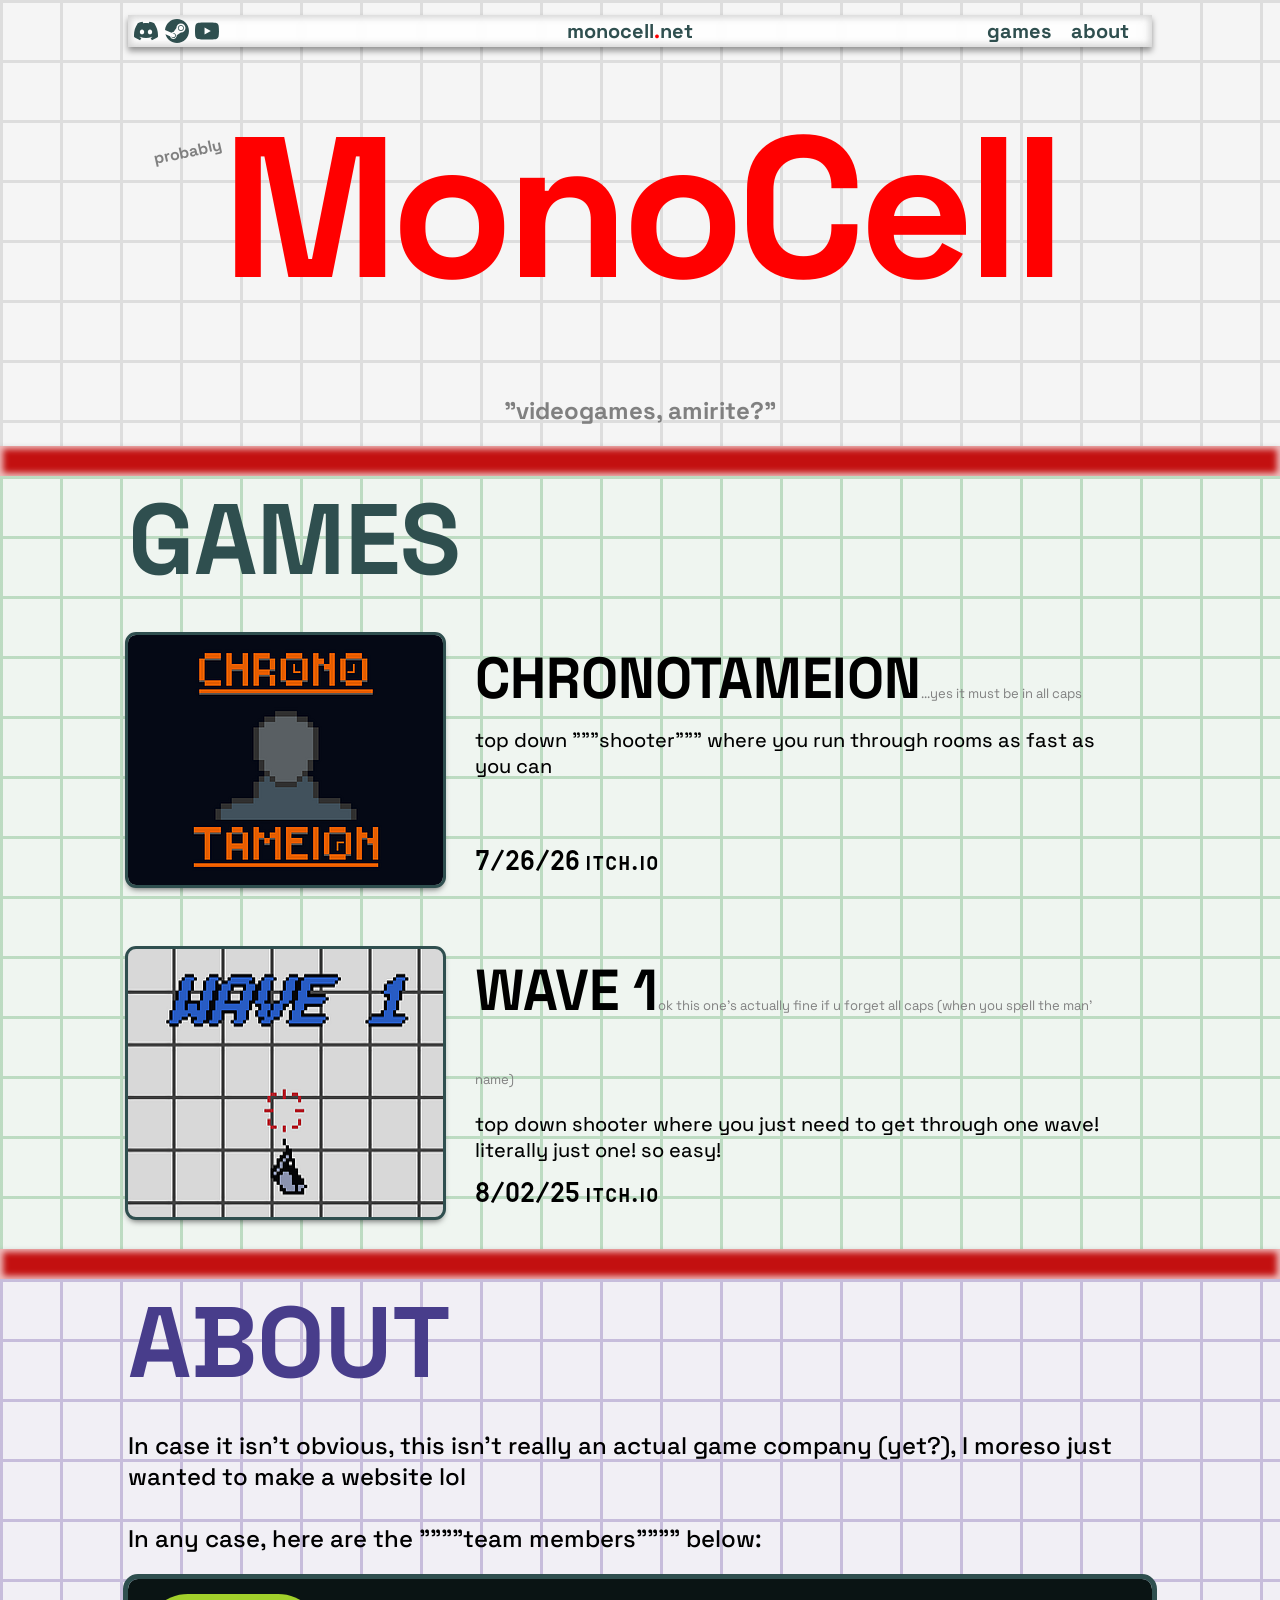
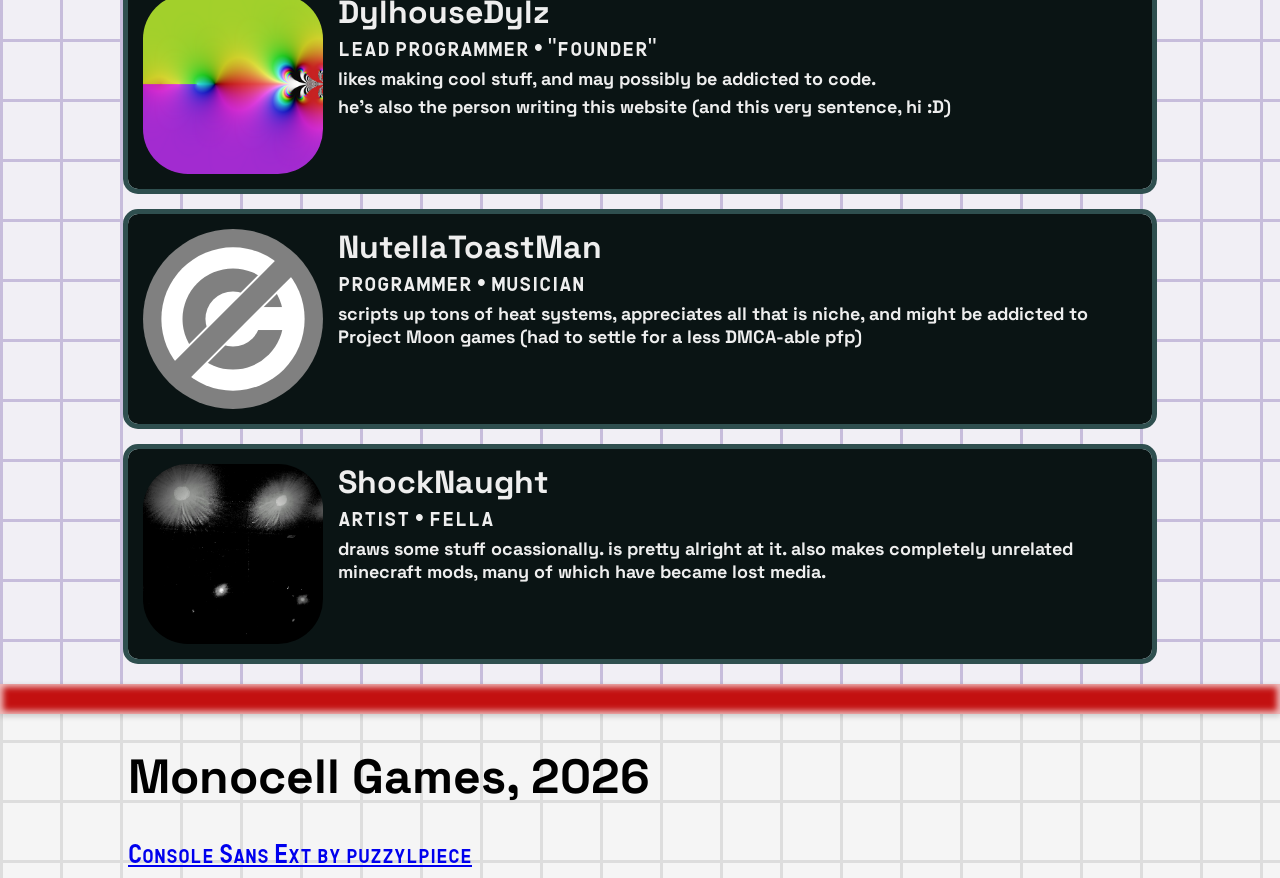
<file: index.html>
<!DOCTYPE html>
<html lang="en">
<head>
    <meta charset="UTF-8">
    <meta name="viewport" content="width=device-width, initial-scale=1.0">
    <meta name="description" content="some kinda interweb page">

    <title>Monocell</title>

    <link rel="stylesheet" href="style.css">

    <link rel="preconnect" href="https://fonts.googleapis.com">
    <link rel="preconnect" href="https://fonts.gstatic.com" crossorigin>
    <link href="https://fonts.googleapis.com/css2?family=Space+Grotesk:wght@300..700&display=swap" rel="stylesheet">
</head>
<body>
    <main>
        <nav id="nav-top">
            <div id="iconated-links-top">
                <a class="link-icon" href="https://youtu.be/dQw4w9WgXcQ">
                    <svg id="discord" viewBox="0 0 24 24" xmlns="http://www.w3.org/2000/svg">
                        <title>Discord (we don't have one)</title>
                        <path d="M20.317 4.3698a19.7913 19.7913 0 00-4.8851-1.5152.0741.0741 0 00-.0785.0371c-.211.3753-.4447.8648-.6083 1.2495-1.8447-.2762-3.68-.2762-5.4868 0-.1636-.3933-.4058-.8742-.6177-1.2495a.077.077 0 00-.0785-.037 19.7363 19.7363 0 00-4.8852 1.515.0699.0699 0 00-.0321.0277C.5334 9.0458-.319 13.5799.0992 18.0578a.0824.0824 0 00.0312.0561c2.0528 1.5076 4.0413 2.4228 5.9929 3.0294a.0777.0777 0 00.0842-.0276c.4616-.6304.8731-1.2952 1.226-1.9942a.076.076 0 00-.0416-.1057c-.6528-.2476-1.2743-.5495-1.8722-.8923a.077.077 0 01-.0076-.1277c.1258-.0943.2517-.1923.3718-.2914a.0743.0743 0 01.0776-.0105c3.9278 1.7933 8.18 1.7933 12.0614 0a.0739.0739 0 01.0785.0095c.1202.099.246.1981.3728.2924a.077.077 0 01-.0066.1276 12.2986 12.2986 0 01-1.873.8914.0766.0766 0 00-.0407.1067c.3604.698.7719 1.3628 1.225 1.9932a.076.076 0 00.0842.0286c1.961-.6067 3.9495-1.5219 6.0023-3.0294a.077.077 0 00.0313-.0552c.5004-5.177-.8382-9.6739-3.5485-13.6604a.061.061 0 00-.0312-.0286zM8.02 15.3312c-1.1825 0-2.1569-1.0857-2.1569-2.419 0-1.3332.9555-2.4189 2.157-2.4189 1.2108 0 2.1757 1.0952 2.1568 2.419 0 1.3332-.9555 2.4189-2.1569 2.4189zm7.9748 0c-1.1825 0-2.1569-1.0857-2.1569-2.419 0-1.3332.9554-2.4189 2.1569-2.4189 1.2108 0 2.1757 1.0952 2.1568 2.419 0 1.3332-.946 2.4189-2.1568 2.4189Z"/>
                    </svg>
                </a>
                <a class="link-icon" href="https://youtu.be/dQw4w9WgXcQ">
                    <svg id="steam" viewBox="0 0 24 24" xmlns="http://www.w3.org/2000/svg">
                        <title>Steam (we don't have one of these either)</title>
                        <path d="M11.979 0C5.678 0 .511 4.86.022 11.037l6.432 2.658c.545-.371 1.203-.59 1.912-.59.063 0 .125.004.188.006l2.861-4.142V8.91c0-2.495 2.028-4.524 4.524-4.524 2.494 0 4.524 2.031 4.524 4.527s-2.03 4.525-4.524 4.525h-.105l-4.076 2.911c0 .052.004.105.004.159 0 1.875-1.515 3.396-3.39 3.396-1.635 0-3.016-1.173-3.331-2.727L.436 15.27C1.862 20.307 6.486 24 11.979 24c6.627 0 11.999-5.373 11.999-12S18.605 0 11.979 0zM7.54 18.21l-1.473-.61c.262.543.714.999 1.314 1.25 1.297.539 2.793-.076 3.332-1.375.263-.63.264-1.319.005-1.949s-.75-1.121-1.377-1.383c-.624-.26-1.29-.249-1.878-.03l1.523.63c.956.4 1.409 1.5 1.009 2.455-.397.957-1.497 1.41-2.454 1.012H7.54zm11.415-9.303c0-1.662-1.353-3.015-3.015-3.015-1.665 0-3.015 1.353-3.015 3.015 0 1.665 1.35 3.015 3.015 3.015 1.663 0 3.015-1.35 3.015-3.015zm-5.273-.005c0-1.252 1.013-2.266 2.265-2.266 1.249 0 2.266 1.014 2.266 2.266 0 1.251-1.017 2.265-2.266 2.265-1.253 0-2.265-1.014-2.265-2.265z"/>
                    </svg>
                </a>
                <a class="link-icon" href="https://youtu.be/dQw4w9WgXcQ">
                    <svg id="youtube" viewBox="0 0 24 24" xmlns="http://www.w3.org/2000/svg">
                        <title>Youtube (take a wild guess)</title>
                        <path d="M23.498 6.186a3.016 3.016 0 0 0-2.122-2.136C19.505 3.545 12 3.545 12 3.545s-7.505 0-9.377.505A3.017 3.017 0 0 0 .502 6.186C0 8.07 0 12 0 12s0 3.93.502 5.814a3.016 3.016 0 0 0 2.122 2.136c1.871.505 9.376.505 9.376.505s7.505 0 9.377-.505a3.015 3.015 0 0 0 2.122-2.136C24 15.93 24 12 24 12s0-3.93-.502-5.814zM9.545 15.568V8.432L15.818 12l-6.273 3.568z"/>
                    </svg>
                </a>
            </div>

            <a href="./index.html" class="rainbow-link "id="landing-link">
                <span class="overlap">monocell<span class="rainbow-color">.</span>net</span>
                <span class="text">monocell.net</span>
            </a>

            <nav id="top-links">
                <a href="#games" class="rainbow-link">
                    <span class="overlap">games</span>
                    <span class="text">games</span>
                </a>
                <a href="#about" class="rainbow-link">
                    <span class="overlap">about</span>
                    <span class="text">about</span>
                </a>
            </nav>
        </nav>
        <div class="hero">
            <hgroup class="logo-area">
                <span id="intro-text">welcome to</span>
                <span id="main" class="rainbow space-grotesk-font">MonoCell</span>
            </hgroup>
            <h2 class="space-grotesk-font">"videogames, amirite?"</h2>
        </div>
        <div class="separator"></div>
        <div id="games" class="grid-bg">
            <h2 id="games-title" class="title">
                GAMES
            </h2>
            <div class="projects">
                <div class="proj-banner">
                    <img src="assets/CNTM.png">
                    <div class="info-display">
                        <h1 class="game-title">CHRONOTAMEION<span class="tiny-text">...yes it must be in all caps</span></h1>
                        <p class="game-description">top down """shooter""" where you run through rooms as fast as you can</p>
                        <p class="game-info">7/26/26 itch.io</p>
                    </div>
                </div>
                <div class="proj-banner">
                    <img src="assets/WAVE1.png">
                    <div class="info-display">
                        <h1 class="game-title">WAVE 1<span class="tiny-text">ok this one's actually fine if u forget all caps (when you spell the man' name)</span></h1>
                        <p class="game-description">top down shooter where you just need to get through one wave! literally just one! so easy!</p>
                        <p class="game-info">8/02/25 itch.io</p>
                    </div>
                </div>
            </div>
        </div>
        <div class="separator"></div>
        <div id="about" class="grid-bg">
            <h2 id="about-title" class="title">
                ABOUT
            </h2>
            <p id="about-desc">
                In case it isn't obvious, this isn't really an actual game company (yet?), I moreso just wanted to make a website lol<br><br>
                In any case, here are the """"team members"""" below:
            </p>
            <div id="dylz" class="profile">
                <img src="assets/DylzProfile.png" class="profile-pic">
                <div>
                    <h1>DylhouseDylz</h1>
                    <h2>
                        lead programmer • "founder"
                    </h2>
                    <p>
                        likes making cool stuff, and may possibly be addicted to code.
                    </p>
                    <p>
                        he's also the person writing this website (and this very sentence, hi :D)
                    </p>
                </div>
            </div>
            <div id="euler" class="profile">
                <img src="assets/PD-icon.svg" class="profile-pic">
                <div>
                    <h1>NutellaToastMan</h1>
                    <h2>
                        programmer • musician
                    </h2>
                    <p>
                        scripts up tons of heat systems, appreciates all that is niche, and might be addicted to Project Moon games (had to settle for a less DMCA-able pfp)
                    </p>
                </div>
            </div>
            <div id="euler" class="profile">
                <img src="assets/ShockNaughtProfile.png" class="profile-pic">
                <div>
                    <h1>ShockNaught</h1>
                    <h2>
                        artist • fella
                    </h2>
                    <p>
                        draws some stuff ocassionally. is pretty alright at it. also makes completely unrelated minecraft mods, many of which have became lost media.
                    </p>
                </div>
            </div>
        </div>
        <div class="separator"></div>
        <div id="footer">
            <h1>Monocell Games, 2026</h1>
            <a href="https://puzzylpiece.xyz/consolesans/" id="console-sans-ref">Console Sans Ext by puzzylpiece</a>
        </div>
    </main>
    <script src="rainbow-text.js"></script>
    <script src="randomize-intro.js"></script>
</body>
</file>
<file: style.css>
:root {
    --rainbow-text-sway: 10px;
    --rainbow: rgb(255, 0, 0);
    animation: rainbow 4s linear infinite;
}

@font-face {
    font-family: "Console Sans Ext";
    src: url("./assets/ConsoleSansExt-Regular.otf");
}

#top-links {
    display: flex;
    flex-direction: row;

    justify-self: end;
}

/* header / top bar thingy */
#nav-top {
    top: 15px;

    z-index: 20;

    position: sticky;

    display: grid;
    grid-template-columns: 1fr auto 1fr;
    align-items: center;

    padding: 3px;

    backdrop-filter: blur(5px);
    background-color: #ffffffdd;
    box-shadow: 0px 4px 6px rgba(0, 0, 1, .4), inset 0px 0px 6px 3px rgba(200, 200, 200, 0.75);
}

.rainbow-color {
    color: var(--rainbow);
}

#nav-top a:hover {
    color: var(--rainbow);
    text-decoration-color: var(--rainbow);
}

.rainbow-link {
    font-family: "Space Grotesk", sans-serif;
    font-optical-sizing: auto;
    font-weight: 700;
    font-style: normal;

    font-size: 20px;

    margin-right: 20px;

    text-decoration: none;
}

.rainbow-link .text {
    text-decoration: wavy underline;

    transition: opacity 0.35s;

    opacity: 0;
    color: var(--rainbow);
}

.rainbow-link:hover .text {
    opacity: 1;
}

.rainbow-link .overlap {
    position: absolute;

    transition: color 0.35s;
    color: darkslategray;
}

.rainbow-link:hover .overlap {
    color: transparent;
}

a.overlap {
    position: absolute;

    color: darkslategray;

    font-family: "Space Grotesk", sans-serif;
    font-optical-sizing: auto;
    font-weight: 700;
    font-style: normal;

    font-size: 20px;

    margin-right: 20px;

    color: var(--rainbow);
}



main {
    width: max(80vw, min(100vw, 750px));
    margin-inline: auto;
}

#games-title {
    color: darkslategray;
}

#about-title {
    color: darkslateblue;
}

#about-desc {
    font-family: "Space Grotesk", sans-serif;
    font-optical-sizing: auto;
    font-weight: 500;
    font-style: normal;

    font-size: 1.5rem
}

.profile {
    display: flex;

    background-color: rgba(10, 20, 20);
    outline: 5px solid darkslategray;
    border-radius: 10px;

    padding: 5px;

    margin-block: 25px;

    height: 12.5rem;
}

.profile h1 {
    font-family: "Space Grotesk", sans-serif;
    font-optical-sizing: auto;
    font-weight: 700;
    font-style: normal;

    color: #eeeeee;

    margin-block-start: 0.5rem;
    margin-block-end: 0rem;
}

.profile h2 {
    font-family: "Console Sans Ext", sans-serif;
    font-optical-sizing: auto;
    font-weight: 500;
    font-style: normal;

    font-size: 25px;

    color: #eeeeee;

    margin-block: 0rem;
}

.profile p {
    font-family: "Space Grotesk", sans-serif;
    font-optical-sizing: auto;
    font-weight: 700;
    font-style: normal;

    font-size: large;

    color: #eeeeee;

    margin-block: 0.3rem;
}

.profile-pic {
    margin: 10px;
    margin-right: 15px;
    border-radius: 25%;
}

.link-icon {
    display: block;

    width: 1.5em;
    height: 1.5em;

    margin-inline: 0.2rem;
}

#iconated-links-top {
    display: flex;
    flex-direction: row;
}

.link-icon svg {
    transition: fill 0.35s;
    fill: darkslategray;
}

.link-icon:hover #discord {
    fill: #5865F2; /* blurple type shii */
}

.link-icon:hover #steam {
    fill: #000000; /* blurple type shii */
}

.link-icon:hover #youtube {
    fill: #ff0033; /* blurple type shii */
}

.text-icon {
    width: 1em;
    height: 1em;
    vertical-align: -0.15em;

    margin-right: 0.2em;
}

.title {
    font-family: "Space Grotesk", sans-serif;
    font-optical-sizing: auto;
    font-weight: 800;
    font-style: normal;

    font-size: 100px;

    margin-block: 0;
}

#games {
    --grid-back-color: hsl(130 25% 95%);
    --grid-line-color: hsl(130 30% 80%);
}

#about {
    --grid-back-color: hsl(260, 23%, 95%);
    --grid-line-color: hsl(260 30% 80%);
}
.projects {
    display: flex;
    flex-direction: column;
}

.proj-banner {
    display: flex;
    flex-direction: row;

    margin-block: 2rem;
}

.info-display {
    margin-inline: 2rem;
    display: grid;
    grid-template-rows: auto 1fr auto;
}

.proj-banner img {
    border-radius: 8px;
    outline: 3px solid darkslategray;
    box-shadow: 0px 4px 6px rgba(0, 0, 1, .6)
}

.grid-bg {
    position: relative;
    isolation: isolate;
    display: flow-root;
}

.grid-bg::before {
    top: 0;
    bottom: 0;

    z-index: -1;
    content: "";

    position: absolute;

    width: 100vw;

    /* put it in the center of the screen*/
    left: 50%;
    /* move it back half of the screen (width is 100vw)*/
    translate: -50%;

    animation: 5s linear infinite grid-move;

    background-color: var(--grid-back-color);

    background-size: 60px 60px;
    background-image:
        linear-gradient(to right, var(--grid-line-color) 3px, transparent 3px),
        linear-gradient(to bottom, var(--grid-line-color) 3px, transparent 3px);
}

.separator {
    position: relative;
    box-sizing: border-box;
    width: 100vw;
    height: 30px;
    left: 50%;
    margin-left: -50vw;

    backdrop-filter: blur(10px);
    background-color: var(--rainbow);
    filter: saturate(70%);
    box-shadow: 0px 2px 6px rgba(0, 0, 1, .2), inset 0px 0px 6px 3px rgba(255, 255, 255, 0.75);
}

#footer {
    font-family: "Space Grotesk", sans-serif;
    font-optical-sizing: auto;
    font-weight: 500;
    font-style: normal;

    font-size: 1.5rem
}

#console-sans-ref {
    font-family: "Console Sans Ext", sans-serif;
    font-optical-sizing: auto;
    font-weight: 500;
    font-style: normal;

    font-size: 1.5rem
}

.logo-area {
    position: relative;
    width: fit-content;
    align-self: center;
}

.game-info {
    font-family: "Console Sans Ext", sans-serif;
    font-optical-sizing: auto;
    font-weight: 500;
    font-style: normal;

    font-size: 25px;

    margin-block: 0.5rem;
}

.game-description {
    font-family: "Space Grotesk", sans-serif;
    font-optical-sizing: auto;
    font-weight: 450;
    font-style: normal;

    font-size: 20px;

    margin-block: 0.4rem;
}

.game-title {
    font-family: "Space Grotesk", sans-serif;
    font-optical-sizing: auto;
    font-weight: 800;
    font-style: normal;

    font-size: 55px;

    margin-block: 0.5rem;

    transform: scaleY(1.05);
}

.tiny-text {
    font-family: "Space Grotesk", sans-serif;
    font-optical-sizing: auto;
    font-weight: 400;
    font-style: normal;

    color:gray;

    font-size: small;
}

#intro-text {
    position: absolute;
    right: 100%;
    top: 30%;
    rotate: -12.5deg;

    font-family: "Space Grotesk", sans-serif;
    font-optical-sizing: auto;
    font-weight: 800;
    font-style: normal;

    color:gray;
}

.hero h2 {
    font-family: "Space Grotesk", sans-serif;
    font-optical-sizing: auto;
    font-weight: 800;
    font-style: normal;

    color:gray
}

.space-grotesk-font {
  font-family: "Space Grotesk", sans-serif;
  font-optical-sizing: auto;
  font-weight: 800;
  font-style: normal;
}

#main {
    white-space: nowrap;

    margin-block: 0.2em;
    font-size: 200px;
    position: relative;

    letter-spacing: -7px;
}

@keyframes grid-move {
    from { background-position: 0px 0px; }
    to { background-position: 60px 60px; }
}

@keyframes rainbow {
    0% { --rainbow: rgb(255, 0, 0); }
    10% { --rainbow: rgb(255, 154, 0); }
    20% { --rainbow: rgb(208, 222, 33); }
    30% { --rainbow: rgb(79, 220, 74); }
    40% { --rainbow: rgb(63, 218, 216); }
    50% { --rainbow: rgb(47, 201, 226); }
    60% { --rainbow: rgb(28, 127, 238); }
    70% { --rainbow: rgb(95, 21, 242); }
    80% { --rainbow: rgb(186, 12, 248); }
    90% { --rainbow: rgb(251, 7, 217); }
    100% { --rainbow: rgb(255, 0, 0); }
}

@keyframes updown {
    0% { transform: translateY(var(--rainbow-text-sway)); }
    50% { transform: translateY(calc(var(--rainbow-text-sway) * -1)); }
    100% { transform: translateY(var(--rainbow-text-sway)); }
}

@property --rainbow {
    syntax: "<color>";
    inherits: true;
    initial-value: rgb(255, 0, 0);
}

span.rainbow-char {
    margin-block: inherit;
    display: inline-block;
    animation: rainbow 4s linear infinite, updown 4s ease-in-out infinite;
    color: var(--rainbow);
}

.hero {
    display: flex;
    flex-direction: column;
    justify-content: center;
    text-align: center;
}

#testdiv {
    background-color: lightgray;
    width: fit-content;
    align-self: center;
    outline: 0.25rem solid green;
    border-radius: 100px;
    padding: 10px;
}

body {
    animation: 5s linear infinite grid-move;

    background-color: whitesmoke;
    background-size: 60px 60px;
    background-image:
        linear-gradient(to right, #dddddd 3px, transparent 3px),
        linear-gradient(to bottom, #dddddd 3px, transparent 3px);
}
</file>
